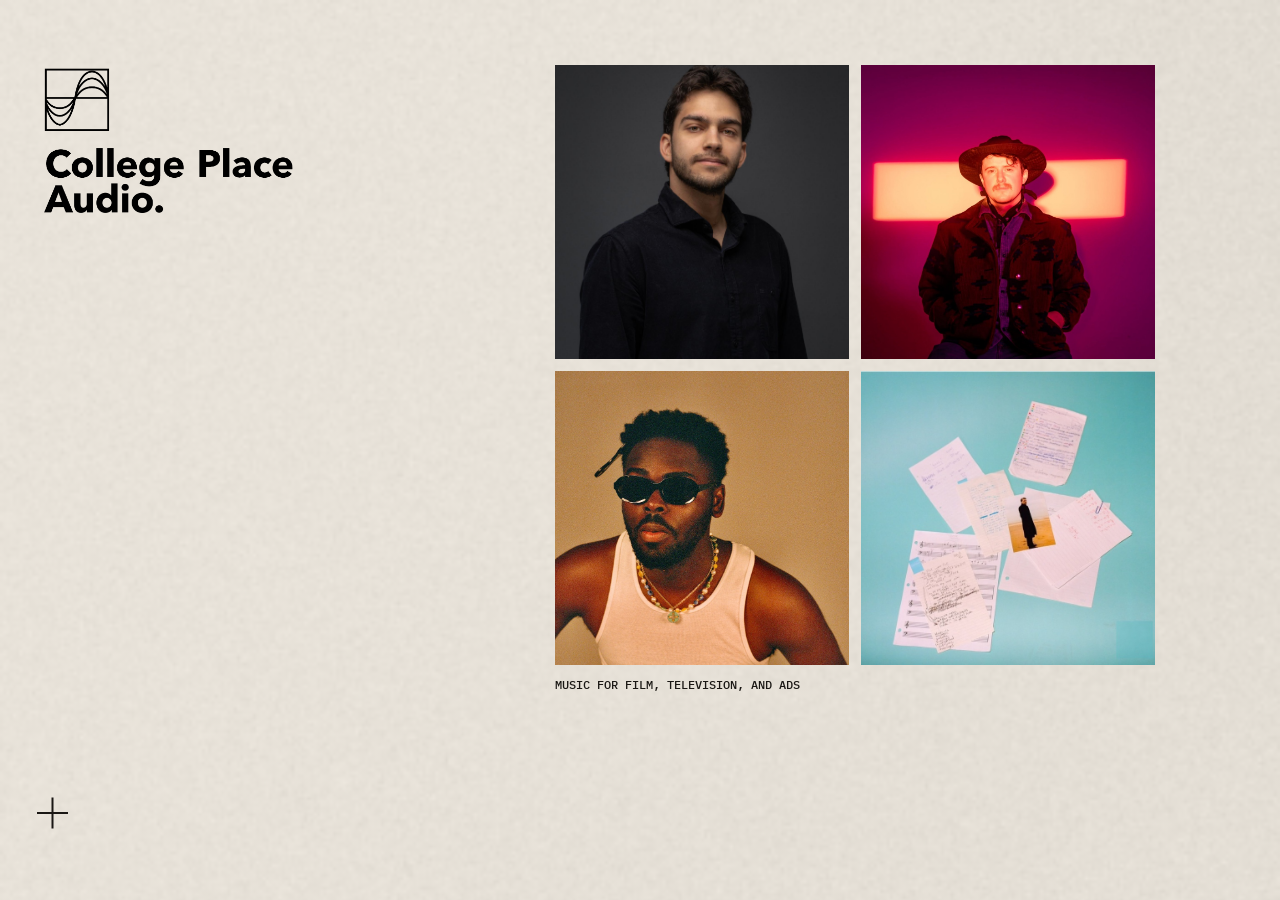
<file: index.html>
<!doctype html>
<html lang="en">
  <head>
    <meta charset="UTF-8" />
    <meta name="viewport" content="width=device-width, initial-scale=1.0" />
    <meta
      name="description"
      content="College Place Audio connects music supervisors and creative teams with meaningful music for film, television, commercials, and other media."
    />
    <title>College Place Audio</title>
    <link rel="icon" type="image/png" sizes="32x32" href="assets/favicon-32.png" />
    <link rel="apple-touch-icon" href="assets/apple-touch-icon.png" />
    <link rel="stylesheet" href="styles.css?v=20261020-crm-handoff" />
    <link rel="stylesheet" href="brand.css?v=20261111-artist-display" />
  </head>
  <body>
    <main class="landing">
      <header class="brand" aria-label="College Place Audio">
        <a class="brand__home" href="/" aria-label="Close panel and return home">
          <h1 class="brand__wordmark"><img src="assets/identity/logo-stacked-bone.png" width="1000" height="591" alt="College Place Audio." /></h1>
        </a>

        <nav class="primary-nav" id="primary-nav" aria-label="Primary navigation">
          <a href="#about">About</a>
          <a href="#work">Work</a>
          <a href="#contact">Contact</a>
        </nav>
      </header>

      <div class="feature artist-grid" aria-label="Selected artists and artwork">
        <figure class="artist-grid__tile">
          <img src="assets/artists/portrait-charcoal.jpg" width="1279" height="1600" alt="Portrait against a charcoal backdrop" />
        </figure>
        <figure class="artist-grid__tile">
          <img src="assets/artists/portrait-magenta.jpg" width="1600" height="1066" alt="Portrait in a hat under magenta light" />
        </figure>
        <figure class="artist-grid__tile">
          <img src="assets/artists/portrait-gold.jpg" width="1600" height="901" alt="Portrait with sunglasses against a golden backdrop" />
        </figure>
        <figure class="artist-grid__tile">
          <img src="assets/artists/songwriting-collage-clean.jpg" width="742" height="702" alt="Handwritten music and a photograph on turquoise paper" />
        </figure>
        <p class="artist-grid__tagline">Music for Film, Television, and Ads</p>
      </div>

      <button
        class="menu-toggle"
        type="button"
        aria-label="Open navigation"
        aria-expanded="false"
        aria-controls="primary-nav"
      >
        <span></span>
        <span></span>
      </button>
    </main>
    <button class="drawer-close" type="button" aria-label="Close drawer and return home">Close</button>

    <section
      class="content-page content-page--about page-panel"
      id="about"
      aria-labelledby="about-title"
      aria-hidden="true"
    >
      <header class="about-hero">
        <div class="about-hero__copy">
          <h2 id="about-title">Music with a story.<br />Ready for<br />the<br />picture.</h2>
          <div class="about-hero__intro">
            <p>
              College Place Audio is a sync agency and artist collective helping
              music supervisors and creative teams find meaningful music for
              film, television, commercials, and other media.
            </p>
            <p class="about-hero__locations">Internationally</p>
          </div>
        </div>
      </header>

      <section class="about-origin" aria-labelledby="about-origin-title">
        <p class="about-origin__aside">
          Four years ago<br />A garage studio<br />A back alleyway
        </p>
        <div class="about-origin__story">
          <h3 id="about-origin-title">Built close to the music.</h3>
          <p>
            College Place Audio began in a garage studio tucked into a back
            alleyway. It was a place for artists to bring unfinished ideas,
            work together, and make music and sound that meant something.
          </p>
          <p>
            Four years later, that same spirit connects studios internationally.
            The collective remains intentionally small so the company
            can know the artists, understand the work, and present it to the
            right people without losing the story behind it.
          </p>
        </div>
      </section>

      <section class="about-collective" aria-labelledby="about-collective-title">
        <div class="about-collective__heading">
          <h3 id="about-collective-title">Start with the picture.</h3>
          <p>
            Bring a brief, a rough cut, a reference track, or simply the feeling
            a scene needs. We help narrow the search to music with a point of
            view and a real artist behind it.
          </p>
        </div>

        <div class="about-collective__principles">
          <article>
            <h4>Bring us the brief.</h4>
            <p>
              Tell us about the story, tone, pace, audience, or moment you are
              trying to create. We listen to the project before reaching for the
              catalogue.
            </p>
          </article>
          <article>
            <h4>Find music that means something.</h4>
            <p>
              Explore focused selections from artists whose music carries
              context, character, and a story—not an endless folder of tracks
              without a point of view.
            </p>
          </article>
          <article>
            <h4>Move toward the placement.</h4>
            <p>
              From discovery through licensing, College Place Audio keeps the
              process direct and helps the right music reach the project it
              belongs in.
            </p>
          </article>
        </div>
      </section>

      <section class="about-artist" aria-labelledby="about-artist-title">
        <div>
          <h3 id="about-artist-title">Made with artists. Heard by the right people.</h3>
        </div>
        <div class="about-artist__copy">
          <p>
            For artists, CPA is a place to create, collaborate, and develop
            music and sound design with other artists. More importantly, it is
            a place for that work to be represented with care and showcased to
            music supervisors and teams looking for music to license.
          </p>
          <p>
            The two sides strengthen each other: supervisors discover music
            with depth and a human story; artists gain a thoughtful route from
            the studio to film, television, commercials, and other media.
          </p>
        </div>
      </section>

      <div class="about-statement" aria-label="College Place Audio philosophy">
        <p>The right music does more than fill a scene.</p>
        <p>It makes the moment heard.</p>
      </div>

      <a class="about-cta" href="mailto:brett@collegeplaceaudio.com">
        <span>Looking for music for a project?</span>
        <strong>Get in touch ↗</strong>
      </a>
    </section>


    <section
      class="work-page page-panel"
      id="work"
      aria-labelledby="work-title"
      aria-hidden="true"
    >
      <div class="work-page__header">
        <p class="eyebrow">Selected work</p>
        <h2 id="work-title">Work.</h2>
        <p>
          Selected projects across film, commercial, and television, presented
          through project stills, details, and credits.
        </p>
      </div>

      <section class="brand-reel" aria-label="Brand logo carousel">
        <div class="brand-reel__viewport" id="brand-reel-viewport" tabindex="0" role="region" aria-label="Brand logos; scroll horizontally to explore">
          <div class="brand-reel__track">
            <ul class="brand-reel__group">
              <li><img src="assets/brands/vice-tv.svg" alt="VICE TV" width="160" height="64" /></li>
              <li><img src="assets/brands/netflix.svg" alt="Netflix" width="160" height="64" /></li>
              <li><img src="assets/brands/boost-mobile.png" alt="Boost Mobile" width="160" height="64" /></li>
              <li><img src="assets/brands/hbo.svg" alt="HBO" width="128" height="64" /></li>
              <li><img src="assets/brands/vice.svg" alt="VICE" width="160" height="64" /></li>
              <li><img src="assets/brands/imagicomm.png" alt="Imagicomm Entertainment" width="170" height="80" /></li>
              <li><img src="assets/brands/showtime.svg" alt="Showtime" width="160" height="64" /></li>
            </ul>
          </div>
        </div>
      </section>

      <div class="work-grid" aria-label="Selected College Place Audio sync work">
        <article class="work-card">
          <figure class="work-card__media">
            <img
              src="assets/the-big-squeeze.jpg"
              alt="The Big Squeeze: The Inside Story of GameStop poster"
              loading="lazy"
            />
          </figure>
          <div class="work-card__body">
            <p class="work-card__type">Film · Documentary</p>
            <h3>The Big Squeeze</h3>
            <p class="work-card__summary">
              The incredible stories of those caught up in the GameStop short
              squeeze, and a cautionary tale about markets divorced from the
              real economy.
            </p>
            <dl class="work-card__credits">
              <div>
                <dt>Production</dt>
                <dd>VICE TV</dd>
              </div>
              <div>
                <dt>Featured music</dt>
                <dd>College Place Audio</dd>
              </div>
            </dl>
            <a
              class="work-card__link"
              href="https://www.vicetv.com/en_us/video/the-big-squeeze-gamestop-reddit-and-an-economic-disaster/615724854bc307420e45bb21"
              target="_blank"
              rel="noreferrer"
            >
              <span>Project source</span>
              <span>VICE TV ↗</span>
            </a>
          </div>
        </article>

        <article class="work-card">
          <figure class="work-card__media">
            <img
              src="assets/tiny-pretty-things.jpg"
              alt="Tiny Pretty Things Netflix series poster"
              loading="lazy"
            />
          </figure>
          <div class="work-card__body">
            <p class="work-card__type">Television · Drama series</p>
            <h3>Tiny Pretty Things</h3>
            <p class="work-card__summary">
              A new arrival at an elite ballet academy is pulled into a world
              of ambition, rivalry, and dangerous secrets.
            </p>
            <dl class="work-card__credits">
              <div>
                <dt>Production</dt>
                <dd>Netflix</dd>
              </div>
              <div>
                <dt>Featured music</dt>
                <dd>College Place Audio</dd>
              </div>
            </dl>
            <a
              class="work-card__link"
              href="https://www.netflix.com/title/81017308"
              target="_blank"
              rel="noreferrer"
            >
              <span>Project source</span>
              <span>Netflix ↗</span>
            </a>
          </div>
        </article>
        <article class="work-card">
          <figure class="work-card__media">
            <img
              src="assets/christmas-in-wolf-creek.jpg"
              alt="Christmas in Wolf Creek promotional artwork"
              loading="lazy"
            />
          </figure>
          <div class="work-card__body">
            <p class="work-card__type">Film · Holiday romance</p>
            <h3>Christmas in Wolf Creek</h3>
            <p class="work-card__summary">
              When a reindeer disappears before the town's Christmas play,
              Sam and Austin team up to rescue the holiday celebration
              while finding their way back to each other.
            </p>
            <dl class="work-card__credits">
              <div>
                <dt>Production</dt>
                <dd>Brain Power Studio / INSP Films</dd>
              </div>
              <div>
                <dt>Featured music</dt>
                <dd>College Place Audio</dd>
              </div>
            </dl>
            <a
              class="work-card__link"
              href="https://clients.imagicommentertainment.com/?p=2062"
              target="_blank"
              rel="noreferrer"
            >
              <span>Project source</span>
              <span>Imagicomm Entertainment ↗</span>
            </a>
          </div>
        </article>

        <article class="work-card">
          <figure class="work-card__media">
            <img
              src="assets/vice-hbo.jpg"
              alt="VICE documentary series promotional artwork with HBO logo"
              loading="lazy"
            />
          </figure>
          <div class="work-card__body">
            <p class="work-card__type">Television · Documentary series</p>
            <h3>VICE</h3>
            <p class="work-card__summary">
              The HBO documentary series follows VICE correspondents around
              the world, exploring underreported stories and the people
              at the heart of global events.
            </p>
            <dl class="work-card__credits">
              <div>
                <dt>Production</dt>
                <dd>VICE / HBO</dd>
              </div>
              <div>
                <dt>Featured music</dt>
                <dd>College Place Audio</dd>
              </div>
            </dl>
            <a
              class="work-card__link"
              href="https://www.hbomaxlapress.com/programming/series/216"
              target="_blank"
              rel="noreferrer"
            >
              <span>Project source</span>
              <span>HBO ↗</span>
            </a>
          </div>
        </article>
      </div>
    </section>

    <section
      class="content-page content-page--contact page-panel"
      id="contact"
      aria-labelledby="contact-title"
      aria-hidden="true"
    >
      <div class="content-page__header">
        <p class="eyebrow">Contact</p>
        <h2 id="contact-title">Contact.</h2>
        <p>
          For licensing, briefs, supervision, and project conversations.
        </p>
      </div>

      <div class="contact-list" aria-label="Contact placeholders">
        <a href="mailto:hello@collegeplaceaudio.com">
          <span>Email</span>
          <span>hello@collegeplaceaudio.com</span>
        </a>
        <a
          href="https://www.instagram.com/collegeplaceaudio/"
          target="_blank"
          rel="noreferrer"
        >
          <span>Instagram</span>
          <span>@collegeplaceaudio</span>
        </a>
        <a href="#work">
          <span>Catalogue</span>
          <span>Request listening links</span>
        </a>
      </div>
    </section>

    <section
      class="portal-page page-panel"
      id="portal"
      aria-labelledby="portal-title"
      aria-hidden="true"
    >
      <div class="portal-login" data-portal-login>
        <p class="eyebrow">Private</p>
        <h2 id="portal-title">Portal.</h2>
        <p>
          A quiet workspace for College Place Audio artist discovery, working
          documents, and meeting notes.
        </p>

        <button type="button" data-portal-avlen>Sign in with Avlen</button>
        <button type="button" data-portal-backup>Export existing browser backup</button>
        <p data-portal-connection role="status">Use your CPA workspace account. Existing browser data will be preserved.</p>

      </div>

      <div class="portal-app" data-portal-app hidden>
        <div class="portal-app__topbar">
          <div>
            <p class="eyebrow">College Place Audio</p>
            <h2>Portal.</h2>
          </div>
          <label class="portal-search">
            <span>Search portal</span>
            <input
              type="search"
              data-portal-search
              placeholder="Search artists, sources, documents, notes"
              autocomplete="off"
            />
          </label>
          <div class="portal-shared-actions"><button type="button" data-portal-refresh>Refresh</button>
          <button type="button" data-portal-backup>Export backup</button>
          <button type="button" data-portal-logout>Log out</button></div>
        </div>

        <p data-shared-status role="status" aria-live="polite"></p>
        <details data-shared-conflicts hidden><summary>Review conflicting edits</summary><div data-conflict-list></div></details>
        <div class="portal-layout">
          <aside class="portal-sidebar" aria-label="Portal sections">
            <button class="is-active" type="button" data-portal-view="discovery">
              Artist discovery
            </button>
            <button type="button" data-portal-view="docs">Documents</button>
            <button type="button" data-portal-view="notes">
              Meeting notes
            </button>
          </aside>

          <div class="portal-board">
            <section class="portal-section" data-portal-section="notes">
              <div class="portal-section__header">
                <h3>Meeting notes</h3>
                <button type="button" data-add-note>Add note</button>
              </div>
              <div class="portal-list" data-notes-list></div>
            </section>

            <section class="portal-section" data-portal-section="docs">
              <div class="portal-section__header">
                <h3>Documents</h3>
                <button type="button" data-add-doc>Add document</button>
                <input
                  class="portal-file-input"
                  type="file"
                  data-doc-upload
                  multiple
                  aria-label="Upload documents from computer"
                />
              </div>
              <div class="portal-list" data-docs-list></div>
            </section>

            <section class="portal-section is-active" data-portal-section="discovery">
              <div class="portal-section__header discovery-header">
                <div>
                  <p class="eyebrow">Pipeline</p>
                  <h3>Artist discovery</h3>
                </div>
                <button type="button" data-add-artist>Add artist</button>
              </div>

              <nav class="discovery-filters" aria-label="Artist status filters">
                <button
                  class="is-active"
                  type="button"
                  data-discovery-filter="needs-approval"
                  aria-pressed="true"
                >
                  <strong data-filter-count>0</strong>
                  <span>Pending</span>
                </button>
                <button type="button" data-discovery-filter="discuss" aria-pressed="false">
                  <strong data-filter-count>0</strong>
                  <span>Discuss</span>
                </button>
                <button type="button" data-discovery-filter="approved" aria-pressed="false">
                  <strong data-filter-count>0</strong>
                  <span>Approved</span>
                  <small class="discovery-filter-alert" data-approved-email-alert hidden></small>
                </button>
                <button type="button" data-discovery-filter="rejected" aria-pressed="false">
                  <strong data-filter-count>0</strong>
                  <span>Rejected</span>
                </button>
                <button type="button" data-discovery-filter="all" aria-pressed="false">
                  <strong data-filter-count>0</strong>
                  <span>All artists</span>
                </button>
              </nav>

              <div class="discovery-list" data-artists-list></div>

              <div class="portal-section__header discovery-sources-header">
                <div>
                  <p class="eyebrow">Research</p>
                  <h3>Discovery sources</h3>
                </div>
                <button type="button" data-add-source>Add source</button>
              </div>
              <div class="discovery-sources" data-sources-list></div>
            </section>
          </div>
        </div>
      </div>
    </section>

    <script src="portal-sync.js?v=20261020-shared"></script>
  <script src="script.js?v=20261111-drawer"></script>
  <script src="artist-grid.js?v=featured-links"></script>
  </body>
</html>
</file>
<file: styles.css>
:root {
  --ink: #111111;
  --paper: #f8f8f6;
  --gutter: clamp(24px, 3.2vw, 66px);
  --panel-rail: clamp(240px, 27vw, 430px);
}

* {
  box-sizing: border-box;
}

html {
  background: var(--paper);
  scroll-behavior: smooth;
}

body {
  margin: 0;
  min-width: 320px;
  color: var(--ink);
  background: var(--paper);
  font-family: "Avenir Next", Avenir, "Helvetica Neue", Arial, sans-serif;
  font-weight: 600;
  -webkit-font-smoothing: antialiased;
}

body.has-active-panel {
  overflow: hidden;
}

button,
a {
  color: inherit;
}

button,
input,
textarea {
  font: inherit;
}

[hidden] {
  display: none !important;
}

.landing {
  position: relative;
  display: grid;
  grid-template-columns: minmax(280px, 0.78fr) minmax(520px, 1.22fr);
  gap: clamp(42px, 6vw, 124px);
  min-height: 100svh;
  padding: 20px var(--gutter) 36px;
  overflow: hidden;
}

.brand {
  position: relative;
  z-index: 7;
  align-self: start;
  padding-top: clamp(26px, 3.5vw, 62px);
}

.brand__home {
  display: inline-flex;
  flex-direction: column;
  align-items: flex-start;
  text-decoration: none;
}

.brand__home:focus-visible {
  outline: 2px solid currentColor;
  outline-offset: 8px;
}

.brand__mark {
  width: clamp(64px, 6.4vw, 112px);
  height: clamp(64px, 6.4vw, 112px);
  margin-bottom: clamp(18px, 2vw, 32px);
  object-fit: cover;
  mix-blend-mode: multiply;
}

.brand h1 {
  max-width: none;
  margin: 0;
  font-size: clamp(43px, 3.85vw, 76px);
  font-weight: 600;
  letter-spacing: -0.075em;
  line-height: 0.84;
}

.brand h1 span {
  display: block;
}

.primary-nav {
  display: flex;
  flex-direction: column;
  align-items: flex-start;
  gap: clamp(7px, 0.9vw, 14px);
  max-height: 0;
  margin-top: 0;
  overflow: hidden;
  opacity: 0;
  transform: translateY(-10px);
  visibility: hidden;
  transition:
    max-height 500ms cubic-bezier(0.2, 0.75, 0.25, 1),
    margin-top 500ms cubic-bezier(0.2, 0.75, 0.25, 1),
    opacity 280ms ease,
    transform 500ms cubic-bezier(0.2, 0.75, 0.25, 1),
    visibility 500ms;
}

.primary-nav.is-open {
  max-height: 220px;
  margin-top: clamp(26px, 3vw, 44px);
  opacity: 1;
  transform: translateY(0);
  visibility: visible;
}

.primary-nav a {
  font-size: clamp(22px, 2vw, 36px);
  font-weight: 600;
  letter-spacing: -0.045em;
  line-height: 1.12;
  text-decoration: none;
}

.primary-nav a:hover,
.primary-nav a:focus-visible {
  text-decoration: underline;
  text-decoration-thickness: 2px;
  text-underline-offset: 4px;
}

.feature {
  width: min(100%, calc(80svh - 80px), 950px);
  margin: 0;
  justify-self: start;
}

.feature__frame {
  position: relative;
  width: 100%;
  aspect-ratio: 4 / 5;
  overflow: hidden;
  background: #e4e2dc;
}

.feature__frame img {
  width: 100%;
  height: 100%;
  object-fit: cover;
  object-position: center top;
  filter: saturate(0.72) contrast(0.96);
  transition: transform 1.1s cubic-bezier(0.2, 0.75, 0.25, 1), filter 0.8s ease;
}

.feature__frame:hover img {
  transform: scale(1.012);
  filter: saturate(0.9) contrast(0.98);
}

.feature figcaption {
  padding-top: 7px;
  font-size: 13px;
  font-weight: 600;
  line-height: 1.1;
  text-transform: uppercase;
}

.page-panel {
  position: fixed;
  inset: 0 0 0 auto;
  z-index: 4;
  width: calc(100vw - var(--panel-rail));
  height: 100svh;
  padding: clamp(42px, 5vw, 86px) var(--gutter) clamp(56px, 7vw, 112px);
  overflow-y: auto;
  border-top: 1px solid rgba(17, 17, 17, 0.2);
  border-left: 1px solid rgba(17, 17, 17, 0.18);
  background: var(--paper);
  box-shadow: -24px 0 80px rgba(17, 17, 17, 0.12);
  opacity: 0;
  pointer-events: none;
  transform: translateX(100%);
  visibility: hidden;
  transition:
    transform 650ms cubic-bezier(0.2, 0.75, 0.25, 1),
    opacity 300ms ease,
    visibility 650ms;
}

.page-panel.is-active {
  opacity: 1;
  pointer-events: auto;
  transform: translateX(0);
  visibility: visible;
}

.content-page,
.work-page {
  padding: clamp(42px, 5vw, 86px) var(--gutter) clamp(56px, 7vw, 112px);
  border-top: 1px solid rgba(17, 17, 17, 0.2);
}

.content-page {
  min-height: 100svh;
}

.content-page--contact {
  min-height: 100svh;
}

.content-page__header,
.work-page__header {
  display: grid;
  grid-template-columns: minmax(220px, 0.45fr) minmax(320px, 1fr);
  column-gap: clamp(34px, 6vw, 110px);
  row-gap: 18px;
  margin-bottom: clamp(34px, 5vw, 72px);
}

.eyebrow {
  margin: 0;
  font-size: clamp(14px, 1.1vw, 18px);
  line-height: 1;
  text-transform: uppercase;
}

.content-page h2,
.work-page h2 {
  grid-column: 2;
  margin: 0;
  font-size: clamp(76px, 13vw, 220px);
  font-weight: 600;
  letter-spacing: -0.085em;
  line-height: 0.8;
}

.content-page__header > p:last-child,
.work-page__header > p:last-child {
  grid-column: 2;
  max-width: 620px;
  margin: 0;
  font-size: clamp(18px, 1.65vw, 30px);
  letter-spacing: -0.045em;
  line-height: 0.98;
}

.content-page--about {
  padding-top: clamp(28px, 3vw, 54px);
}

.about-hero {
  display: grid;
  align-items: end;
  min-height: min(700px, calc(100svh - 110px));
  padding-bottom: clamp(52px, 7vw, 112px);
}

.about-hero__copy {
  display: grid;
  grid-template-columns: minmax(0, 1fr);
  gap: 0;
  align-items: end;
  width: 100%;
}

.about-hero__copy h2 {
  grid-column: 1;
  width: 88%;
  max-width: 8.4em;
  margin: 0 0 0 auto;
  text-align: right;
  font-size: clamp(58px, 7vw, 96px);
  font-weight: 600;
  letter-spacing: -0.04em;
  line-height: 0.86;
  text-wrap: balance;
}

.about-hero__intro {
  width: 44%;
  margin-top: -20px;
  margin-left: clamp(24px, 3vw, 48px);
}

.about-hero__intro > p:first-child {
  max-width: 34ch;
  margin: 0;
  font-size: clamp(20px, 1.5vw, 26px);
  font-weight: 500;
  letter-spacing: -0.02em;
  line-height: 1.3;
}

.about-hero__locations {
  margin: 32px 0 0;
  padding-top: 12px;
  border-top: 1px solid currentColor;
  font-size: 12px;
  line-height: 1;
  text-transform: uppercase;
  letter-spacing: 0.06em;
}

.about-origin {
  display: grid;
  grid-template-columns: minmax(170px, 0.35fr) minmax(340px, 1fr);
  gap: clamp(34px, 6vw, 110px);
  padding: clamp(54px, 7vw, 112px) 0;
  border-top: 2px solid currentColor;
}

.about-origin__aside {
  margin: 0;
  font-size: 13px;
  line-height: 1.25;
  text-transform: uppercase;
}

.about-origin__story h3,
.about-collective h3 {
  max-width: 11ch;
  margin: 0;
  font-size: clamp(44px, 6vw, 88px);
  font-weight: 600;
  letter-spacing: -0.04em;
  line-height: 0.88;
  text-wrap: balance;
}

.about-origin__story > p {
  max-width: 62ch;
  margin: clamp(28px, 3vw, 46px) 0 0;
  font-size: clamp(18px, 1.55vw, 26px);
  letter-spacing: -0.025em;
  line-height: 1.12;
}

.about-origin__story > p + p {
  margin-top: 1em;
}

.about-collective {
  padding: clamp(54px, 7vw, 112px) 0;
  border-top: 2px solid currentColor;
}

.about-collective__heading {
  display: grid;
  grid-template-columns: minmax(340px, 1fr) minmax(240px, 0.56fr);
  gap: clamp(34px, 6vw, 110px);
  align-items: end;
  margin-bottom: clamp(52px, 7vw, 108px);
}

.about-collective__heading > p {
  max-width: 38ch;
  margin: 0;
  font-size: clamp(18px, 1.4vw, 24px);
  letter-spacing: -0.025em;
  line-height: 1.12;
}

.about-collective__principles {
  margin-left: min(18vw, 260px);
  border-bottom: 1px solid currentColor;
}

.about-collective__principles article {
  display: grid;
  grid-template-columns: minmax(200px, 0.55fr) minmax(300px, 1fr);
  gap: clamp(24px, 4vw, 70px);
  padding: clamp(24px, 3vw, 42px) 0;
  border-top: 1px solid currentColor;
}

.about-collective__principles h4 {
  margin: 0;
  font-size: clamp(22px, 2vw, 32px);
  font-weight: 600;
  letter-spacing: -0.03em;
  line-height: 1;
}

.about-collective__principles p {
  max-width: 58ch;
  margin: 0;
  font-size: clamp(16px, 1.1vw, 19px);
  letter-spacing: -0.02em;
  line-height: 1.18;
}

.about-artist {
  display: grid;
  grid-template-columns: minmax(340px, 1fr) minmax(300px, 0.78fr);
  gap: clamp(34px, 6vw, 110px);
  padding: clamp(54px, 7vw, 112px) 0;
  border-top: 2px solid currentColor;
}

.about-artist h3 {
  max-width: 11ch;
  margin: 0;
  font-size: clamp(44px, 6vw, 88px);
  font-weight: 600;
  letter-spacing: -0.04em;
  line-height: 0.88;
  text-wrap: balance;
}

.about-artist__copy {
  align-self: end;
}

.about-artist__copy p {
  max-width: 58ch;
  margin: 0;
  font-size: clamp(18px, 1.45vw, 24px);
  letter-spacing: -0.025em;
  line-height: 1.12;
}

.about-artist__copy p + p {
  margin-top: 1em;
}

.about-statement {
  padding: clamp(64px, 9vw, 148px) 0;
  border-top: 2px solid currentColor;
}

.about-statement p {
  max-width: 13ch;
  margin: 0;
  font-size: clamp(48px, 7vw, 96px);
  letter-spacing: -0.04em;
  line-height: 0.88;
}

.about-statement p:last-child {
  max-width: 16ch;
  margin: clamp(44px, 6vw, 88px) 0 0 auto;
  text-align: right;
}

.about-cta {
  display: flex;
  align-items: center;
  justify-content: space-between;
  gap: 28px;
  padding: clamp(20px, 2.4vw, 34px) 0;
  border-top: 2px solid currentColor;
  border-bottom: 2px solid currentColor;
  text-decoration: none;
}

.about-cta span {
  font-size: clamp(15px, 1.15vw, 19px);
  line-height: 1;
}

.about-cta strong {
  font-size: clamp(28px, 3vw, 44px);
  font-weight: 600;
  letter-spacing: -0.04em;
  line-height: 0.9;
}

.about-cta:hover,
.about-cta:focus-visible {
  padding-right: 18px;
  padding-left: 18px;
  background: var(--ink);
  color: var(--paper);
  outline: 0;
}

.contact-list {
  display: grid;
  grid-template-columns: minmax(220px, 0.45fr) minmax(320px, 1fr);
  column-gap: clamp(34px, 6vw, 110px);
}

.contact-list a {
  grid-column: 2;
  display: grid;
  grid-template-columns: minmax(110px, 0.35fr) minmax(0, 1fr);
  gap: 20px;
  padding: 18px 0 16px;
  border-top: 2px solid currentColor;
  font-size: clamp(20px, 2vw, 38px);
  letter-spacing: -0.06em;
  line-height: 0.92;
  text-decoration: none;
}

.contact-list a:last-child {
  border-bottom: 2px solid currentColor;
}

.contact-list a:hover,
.contact-list a:focus-visible {
  background: var(--ink);
  color: var(--paper);
  outline: 0;
}

.contact-list span:first-child {
  font-size: clamp(13px, 1vw, 16px);
  letter-spacing: -0.02em;
  line-height: 1;
  text-transform: uppercase;
}

.work-grid {
  max-width: 1280px;
}

.brand-reel {
  max-width: 1280px;
  min-width: 0;
  margin: 0;
  padding-block: clamp(24px, 3vw, 44px);
  border-top: 2px solid var(--ink);
}

.brand-reel__viewport:focus-visible { outline: 2px solid var(--ink); outline-offset: -2px; }
.brand-reel__viewport { overflow-x: auto; scrollbar-width: none; }
.brand-reel__viewport::-webkit-scrollbar { display: none; }
.brand-reel__track { display: flex; }
.brand-reel__group {
  display: flex;
  flex-shrink: 0;
  min-width: 100%;
  list-style: none;
  padding: 0;
  margin: 0;
}
.brand-reel__group li {
  display: grid;
  place-items: center;
  flex: 1 0 190px;
  padding: 20px 24px;
}
.brand-reel__group img { display: block; max-width: 100%; height: 56px; object-fit: contain; }
.brand-reel__group img[src$="imagicomm.png"] { filter: brightness(0); }
@media (max-width: 600px) {
  .brand-reel__group li { flex-basis: 170px; padding: 16px 20px; }
}

.work-card {
  display: grid;
  grid-template-columns: minmax(260px, 0.72fr) minmax(340px, 1fr);
  gap: clamp(28px, 4vw, 72px);
  padding-top: 48px;
  border-top: 2px solid currentColor;
}

.work-card + .work-card {
  margin-top: clamp(64px, 8vw, 120px);
}

.work-card__media {
  aspect-ratio: 1 / 1;
  margin: 0;
  overflow: hidden;
  background: #111111;
}

.work-card__media img {
  display: block;
  width: 100%;
  height: 100%;
  object-fit: cover;
}

.work-card__media img[src$="the-big-squeeze.jpg"] {
  object-position: center top;
}

.work-card__media img[src$="tiny-pretty-things.jpg"] {
  object-position: center 42%;
}

.work-card__media img[src$="vice-hbo.jpg"] {
  object-fit: contain;
}

.work-card__body {
  display: flex;
  flex: 1;
  flex-direction: column;
  padding-top: 18px;
}

.work-card__type {
  margin: 0 0 24px;
  font-size: 13px;
  line-height: 1;
  text-transform: uppercase;
}

.work-card h3 {
  margin: 0;
  font-size: clamp(46px, 5vw, 88px);
  font-weight: 600;
  letter-spacing: -0.075em;
  line-height: 0.84;
}

.work-card__summary {
  max-width: 34ch;
  margin: 18px 0 28px;
  font-size: clamp(15px, 1.1vw, 19px);
  letter-spacing: -0.035em;
  line-height: 1.05;
}

.work-card__credits {
  margin: 0 0 28px;
}

.work-card__credits div,
.work-card__link {
  display: flex;
  justify-content: space-between;
  gap: 14px;
  padding: 12px 0 10px;
  border-top: 1px solid currentColor;
  font-size: 14px;
  line-height: 1;
}

.work-card__credits div:last-child,
.work-card__link {
  border-bottom: 1px solid currentColor;
}

.work-card__credits dt,
.work-card__credits dd {
  margin: 0;
}

.work-card__credits dt,
.work-card__link {
  text-transform: uppercase;
}

.work-card__link {
  margin-top: auto;
  text-decoration: none;
}

.work-card__link:hover,
.work-card__link:focus-visible {
  background: var(--ink);
  color: var(--paper);
  outline: 0;
}

.portal-page {
  z-index: 6;
}

.portal-login {
  display: grid;
  min-height: calc(100svh - clamp(84px, 10vw, 172px));
  align-content: center;
  gap: 0;
}

.portal-login .eyebrow {
  margin-bottom: clamp(14px, 1.6vw, 28px);
}

.portal-login h2,
.portal-app h2 {
  margin: 0;
  font-weight: 600;
  letter-spacing: -0.085em;
  line-height: 0.78;
}

.portal-login h2 {
  max-width: 5ch;
  font-size: clamp(92px, 15vw, 240px);
}

.portal-app h2 {
  max-width: 8ch;
  font-size: clamp(76px, 12vw, 190px);
}

.portal-login > p:not(.eyebrow) {
  max-width: 640px;
  margin: clamp(26px, 3vw, 48px) 0 0;
  font-size: clamp(18px, 1.45vw, 28px);
  letter-spacing: -0.045em;
  line-height: 1;
}

.portal-login__form {
  display: grid;
  gap: 12px;
  max-width: 640px;
  margin-top: clamp(38px, 4.4vw, 74px);
  padding-top: clamp(24px, 3vw, 44px);
  border-top: 2px solid currentColor;
}

.portal-login__form label {
  font-size: 13px;
  line-height: 1;
  text-transform: uppercase;
}

.portal-login__form div {
  display: flex;
  gap: 10px;
}

.portal-login__form input,
.portal-login__form button,
.portal-app button {
  border: 1px solid currentColor;
  border-radius: 0;
  background: transparent;
}

.portal-login__form input {
  min-width: 0;
  flex: 1;
  padding: 13px 14px 11px;
}

.portal-login__form button,
.portal-app button {
  padding: 13px 16px 11px;
  cursor: pointer;
}

.portal-login__form button:hover,
.portal-login__form button:focus-visible,
.portal-app button:hover,
.portal-app button:focus-visible {
  background: var(--ink);
  color: var(--paper);
  outline: 0;
}

.portal-login__error {
  min-height: 1.1em;
  margin: 0;
  font-size: 13px;
  line-height: 1;
}

.portal-app__topbar {
  display: grid;
  grid-template-columns: minmax(300px, 0.75fr) minmax(320px, 1fr) auto;
  align-items: end;
  gap: clamp(28px, 4vw, 70px);
  margin-bottom: clamp(34px, 5vw, 72px);
  padding-bottom: 18px;
  border-bottom: 2px solid currentColor;
}

.portal-app__topbar > button {
  align-self: start;
}

.portal-app__topbar .eyebrow {
  margin-bottom: clamp(20px, 2.2vw, 38px);
}

.portal-layout {
  display: grid;
  grid-template-columns: minmax(160px, 0.28fr) minmax(0, 1fr);
  gap: clamp(26px, 4vw, 72px);
}

.portal-sidebar {
  display: flex;
  flex-direction: column;
  gap: 10px;
}

.portal-sidebar button {
  width: 100%;
  padding: 12px 0 10px;
  border-width: 0 0 1px;
  text-align: left;
}

.portal-sidebar button.is-active {
  background: var(--ink);
  color: var(--paper);
  padding-left: 10px;
}

.portal-board {
  min-width: 0;
  container-type: inline-size;
}

.portal-search {
  display: grid;
  gap: 10px;
  min-width: 0;
  margin: 0 0 2px;
}

.portal-search span {
  font-size: 13px;
  line-height: 1;
  text-transform: uppercase;
}

.portal-search input {
  width: 100%;
  padding: 13px 0 11px;
  border: 0;
  border-bottom: 2px solid currentColor;
  border-radius: 0;
  background: transparent;
  color: inherit;
  font-size: clamp(18px, 1.8vw, 30px);
  font-weight: 600;
  letter-spacing: -0.06em;
  line-height: 1;
}

.portal-search input:focus-visible {
  outline: 0;
  border-bottom-style: dashed;
}

.portal-section {
  display: none;
}

.portal-section.is-active {
  display: block;
}

.portal-section__header {
  display: flex;
  align-items: baseline;
  justify-content: space-between;
  gap: 18px;
  margin-bottom: 18px;
}

.portal-file-input {
  position: absolute;
  width: 1px;
  height: 1px;
  overflow: hidden;
  opacity: 0;
  pointer-events: none;
}

.portal-section h3 {
  margin: 0;
  font-size: clamp(34px, 4vw, 72px);
  font-weight: 600;
  letter-spacing: -0.075em;
  line-height: 0.86;
}

.portal-list {
  display: grid;
  gap: 12px;
}

.portal-item {
  display: grid;
  gap: 10px;
  padding: 16px 0;
  border-top: 1px solid currentColor;
}

.portal-item:last-child {
  border-bottom: 1px solid currentColor;
}

.portal-item input,
.portal-item textarea {
  width: 100%;
  border: 0;
  border-radius: 0;
  background: transparent;
  color: inherit;
}

.portal-item input {
  font-size: clamp(22px, 2.4vw, 42px);
  font-weight: 600;
  letter-spacing: -0.06em;
  line-height: 0.92;
}

.portal-item textarea {
  min-height: 94px;
  resize: vertical;
  font-size: clamp(15px, 1.1vw, 18px);
  font-weight: 600;
  letter-spacing: -0.035em;
  line-height: 1.1;
}

.portal-file {
  display: flex;
  justify-content: space-between;
  gap: 16px;
  padding: 12px 0 10px;
  border-top: 1px solid rgba(17, 17, 17, 0.35);
  border-bottom: 1px solid rgba(17, 17, 17, 0.35);
  font-size: 13px;
  line-height: 1;
  text-decoration: none;
  text-transform: uppercase;
}

.portal-file:hover,
.portal-file:focus-visible {
  background: var(--ink);
  color: var(--paper);
  outline: 0;
}

.portal-item__meta {
  display: flex;
  justify-content: space-between;
  gap: 16px;
  font-size: 12px;
  line-height: 1;
  text-transform: uppercase;
}

.portal-item__meta button {
  padding: 0;
  border: 0;
  text-decoration: underline;
  text-underline-offset: 3px;
}

.portal-empty {
  padding: 20px 0;
  border-top: 1px solid currentColor;
  font-size: clamp(18px, 1.5vw, 28px);
  letter-spacing: -0.045em;
  line-height: 1;
}

.discovery-header .eyebrow,
.discovery-sources-header .eyebrow {
  margin-bottom: 12px;
}

.discovery-filters {
  display: grid;
  grid-template-columns: repeat(5, minmax(0, 1fr));
  gap: 0;
  margin-bottom: clamp(28px, 4vw, 54px);
  border-top: 2px solid currentColor;
  border-bottom: 1px solid currentColor;
}

.discovery-filters button {
  position: relative;
  display: grid;
  min-width: 0;
  min-height: 84px;
  gap: 7px;
  align-content: center;
  justify-items: start;
  padding: 15px 14px 13px;
  border: 0;
  border-right: 1px solid rgba(17, 17, 17, 0.38);
  text-align: left;
  text-transform: uppercase;
}

.discovery-filters button:last-child {
  border-right: 0;
}

.discovery-filters strong {
  font-size: clamp(26px, 3vw, 48px);
  font-weight: 600;
  letter-spacing: -0.055em;
  line-height: 0.8;
}

.discovery-filters span {
  font-size: 11px;
  letter-spacing: 0.02em;
  line-height: 1;
}

.discovery-filters button.is-active {
  background: var(--ink, #111);
  color: var(--paper, #f1eee7);
}

.discovery-filters .discovery-filter-alert {
  position: absolute;
  top: 10px;
  right: 10px;
  display: grid;
  min-width: 22px;
  height: 22px;
  padding: 0 6px;
  place-items: center;
  border-radius: 999px;
  background: #ed8b00;
  color: #111;
  font-size: 11px;
  font-weight: 700;
  letter-spacing: 0;
  line-height: 1;
}

.discovery-filters .discovery-filter-alert[hidden] {
  display: none;
}

.discovery-field > span,
.discovery-votes label > span,
.discovery-notes label > span {
  font-size: 11px;
  line-height: 1;
  text-transform: uppercase;
}

.discovery-list {
  display: grid;
  gap: 18px;
}

.discovery-card {
  position: relative;
  padding: clamp(16px, 2vw, 26px);
  border: 1px solid rgba(17, 17, 17, 0.12);
  border-radius: 14px;
  background: rgba(255, 255, 255, 0.18);
  box-shadow: 0 18px 50px rgba(17, 17, 17, 0.07);
}

.discovery-card__hero {
  display: grid;
  grid-template-columns: clamp(180px, 23vw, 278px) minmax(0, 1fr);
  gap: clamp(18px, 2.4vw, 32px);
  align-items: stretch;
  margin-bottom: 0;
}

.discovery-card__menu {
  position: absolute;
  top: clamp(18px, 2vw, 26px);
  right: clamp(16px, 2vw, 26px);
  z-index: 2;
}

.discovery-card__menu summary {
  cursor: pointer;
  font-size: 24px;
  line-height: 1;
  list-style: none;
}

.discovery-card__menu summary::-webkit-details-marker {
  display: none;
}

.discovery-card__menu button {
  position: absolute;
  top: 28px;
  right: 0;
  width: max-content;
  padding: 9px 11px 8px;
  background: var(--paper);
  box-shadow: 0 8px 24px rgba(17, 17, 17, 0.12);
  font-size: 10px;
  text-transform: uppercase;
}

.discovery-card__details > summary {
  display: flex;
  min-height: 38px;
  align-items: center;
  justify-content: flex-end;
  gap: 10px;
  padding-top: 11px;
  border-top: 1px solid rgba(17, 17, 17, 0.18);
  cursor: pointer;
  font-size: 10px;
  letter-spacing: 0.08em;
  list-style: none;
  text-transform: uppercase;
}

.discovery-card__details > summary::-webkit-details-marker {
  display: none;
}

.discovery-card__details > summary::before {
  order: 2;
  content: '↓';
  font-size: 15px;
  line-height: 1;
}

.discovery-card__details[open] > summary::before {
  content: '↑';
}

.discovery-card__details-hide,
.discovery-card__details[open] .discovery-card__details-show {
  display: none;
}

.discovery-card__details[open] .discovery-card__details-hide {
  display: inline;
}

.discovery-card__details-content {
  padding-top: 12px;
}

.discovery-artwork {
  position: relative;
  display: grid;
  width: 100%;
  aspect-ratio: 1;
  place-items: center;
  overflow: hidden;
  border: 0;
  border-radius: 8px;
  background: var(--ink);
  color: var(--paper);
  text-decoration: none;
}

.discovery-artwork::after {
  position: absolute;
  right: 8px;
  bottom: 7px;
  z-index: 1;
  content: '↗';
  font-size: 14px;
  line-height: 1;
  mix-blend-mode: difference;
}

.discovery-artwork span {
  font-size: clamp(24px, 4vw, 46px);
  font-weight: 600;
  letter-spacing: -0.055em;
}

.discovery-artwork img {
  width: 100%;
  height: 100%;
  object-fit: cover;
  transition: transform 220ms ease, filter 220ms ease;
}

.discovery-artwork:hover img,
.discovery-artwork:focus-visible img {
  filter: saturate(1.1) contrast(1.04);
  transform: scale(1.025);
}

.discovery-artwork--empty::after {
  content: none;
}

.discovery-card__hero-copy {
  display: flex;
  min-width: 0;
  flex-direction: column;
  padding-left: clamp(18px, 2.2vw, 32px);
  border-left: 1px solid rgba(17, 17, 17, 0.16);
}

.discovery-card__type {
  align-self: flex-start;
  padding: 5px 8px 4px;
  background: rgba(17, 17, 17, 0.08);
  font-size: 10px;
  font-weight: 600;
  line-height: 1;
  text-transform: uppercase;
}

.discovery-card__kicker {
  display: flex;
  align-items: flex-start;
  justify-content: space-between;
  gap: 14px;
  margin-bottom: 16px;
  padding-right: 42px;
}

.discovery-card__top {
  display: block;
}

.discovery-statuses {
  display: grid;
  flex: 0 0 auto;
  gap: 7px;
  justify-items: end;
}

.discovery-spotify-player {
  overflow: hidden;
  margin: 0 0 14px;
  border-radius: 12px;
  background: #171717;
}

.discovery-spotify-player iframe {
  display: block;
  width: 100%;
  border: 0;
}

.discovery-card input,
.discovery-card textarea,
.discovery-card select,
.discovery-source input,
.discovery-source textarea {
  width: 100%;
  min-width: 0;
  border: 0;
  border-bottom: 1px solid rgba(17, 17, 17, 0.45);
  border-radius: 0;
  background: transparent;
  color: inherit;
}

.discovery-card input:focus-visible,
.discovery-card textarea:focus-visible,
.discovery-card select:focus-visible,
.discovery-source input:focus-visible,
.discovery-source textarea:focus-visible {
  outline: 0;
  border-bottom: 2px dashed currentColor;
}

.discovery-card input.discovery-card__name {
  padding: 0 0 7px;
  border-bottom: 0;
  font-size: clamp(34px, 4.2vw, 70px);
  font-weight: 600;
  letter-spacing: -0.065em;
  line-height: 0.9;
}

.discovery-status {
  display: inline-flex;
  min-width: 154px;
  align-items: center;
  gap: 9px;
  padding: 10px 14px 9px;
  border: 1px solid currentColor;
  font-size: 11px;
  line-height: 1;
  text-transform: uppercase;
}

.discovery-email-badge {
  display: inline-flex;
  min-width: 154px;
  padding: 10px 14px 9px;
  border: 1px dashed currentColor;
  font-size: 11px;
  line-height: 1;
  text-transform: uppercase;
}

.discovery-email-badge.is-emailed {
  border-style: solid;
  background: var(--ink);
  color: var(--paper);
}

.discovery-email-notice {
  display: flex;
  align-items: center;
  gap: 12px;
  padding: 8px 0 15px;
  border-bottom: 1px solid rgba(17, 17, 17, 0.2);
  font-size: 12px;
  letter-spacing: 0.12em;
  text-transform: uppercase;
}

.discovery-email-notice button {
  display: grid;
  width: 30px;
  height: 30px;
  padding: 0 1px 2px 0;
  place-items: center;
  border: 0;
  border-radius: 50%;
  background: rgba(17, 17, 17, 0.05);
  color: inherit;
  font-size: 26px;
  line-height: 1;
}

.discovery-email-notice i {
  margin-left: auto;
  font-size: 25px;
  font-style: normal;
  letter-spacing: 0;
}

.discovery-email-notice strong {
  font-size: 30px;
  letter-spacing: -0.05em;
  line-height: 0.8;
}

.discovery-email-notice.is-complete {
  color: #315b34;
}

.discovery-status--approved {
  border-color: #9eb69b;
  background: #edf3e9;
  color: #174c1d;
}

.discovery-status--approved::before {
  display: grid;
  width: 17px;
  height: 17px;
  place-items: center;
  border-radius: 50%;
  background: #155c20;
  color: white;
  content: '✓';
  font-size: 11px;
}

.discovery-status--rejected {
  text-decoration: line-through;
}

.discovery-status--needs-discussion {
  border-color: #e89a40;
  background: #fff5e9;
  color: #7a3d00;
}

.discovery-links,
.discovery-fields,
.discovery-votes {
  display: grid;
  grid-template-columns: repeat(3, minmax(0, 1fr));
  gap: 14px;
  margin-top: 18px;
}

.discovery-fields.discovery-fields--identity {
  grid-template-columns: repeat(4, minmax(0, 1fr));
  margin-top: auto;
  padding-top: 18px;
  border-top: 1px solid rgba(17, 17, 17, 0.18);
}

.discovery-fields--identity .discovery-field {
  padding-left: 16px;
  border-left: 1px solid rgba(17, 17, 17, 0.16);
}

.discovery-fields--identity .discovery-field:first-child {
  padding-left: 0;
  border-left: 0;
}

.discovery-fields--identity input {
  border-bottom: 0;
}

.discovery-fields {
  grid-template-columns: repeat(4, minmax(0, 1fr));
}

.discovery-fields--contact {
  grid-template-columns: minmax(100px, 0.3fr) minmax(240px, 1fr);
}

.discovery-fields--approved-contact {
  grid-template-columns: minmax(100px, 0.28fr) minmax(240px, 1fr) minmax(150px, 0.5fr);
}

.discovery-links {
  margin-top: 0;
  margin-bottom: 14px;
}

.discovery-links .discovery-field {
  display: grid;
  grid-template-columns: 42px minmax(0, 1fr) auto;
  gap: 0 12px;
  min-height: 70px;
  align-items: center;
  padding: 10px 16px;
  border: 1px solid rgba(17, 17, 17, 0.18);
  border-radius: 10px;
  background: rgba(255, 255, 255, 0.42);
  box-shadow: 0 8px 24px rgba(17, 17, 17, 0.045);
}

.discovery-link-icon {
  display: grid;
  width: 38px;
  height: 38px;
  grid-row: 1;
  place-items: center;
  border-radius: 50%;
  background: #111;
  color: white;
  font-size: 10px;
  font-weight: 700;
}

.discovery-link-icon svg {
  width: 24px;
  height: 24px;
  fill: currentColor;
}

.discovery-field--soundcloud .discovery-link-icon {
  background: #f45b18;
}

.discovery-field--soundcloud .discovery-link-icon svg {
  width: 25px;
  height: 25px;
}

.discovery-field--source .discovery-link-icon {
  border: 1px solid rgba(17, 17, 17, 0.2);
  background: transparent;
  color: #111;
  font-size: 18px;
}

.discovery-link-copy {
  display: grid;
  min-width: 0;
  align-content: center;
  text-transform: none;
}

.discovery-link-copy a {
  display: grid;
  min-width: 0;
  color: inherit;
  text-decoration: none;
}

.discovery-link-copy a:hover strong,
.discovery-link-copy a:focus-visible strong {
  text-decoration: underline;
  text-underline-offset: 3px;
}

.discovery-link-copy strong {
  overflow: hidden;
  font-size: 13px;
  text-overflow: ellipsis;
  white-space: nowrap;
}

.discovery-link-copy small {
  overflow: hidden;
  color: rgba(17, 17, 17, 0.6);
  font-size: 10px;
  text-overflow: ellipsis;
  text-transform: none;
  white-space: nowrap;
}

.discovery-link-editor {
  align-self: center;
}

.discovery-link-editor summary {
  cursor: pointer;
  font-size: 9px;
  line-height: 1;
  list-style: none;
  text-decoration: underline;
  text-underline-offset: 3px;
  text-transform: uppercase;
}

.discovery-link-editor summary::-webkit-details-marker {
  display: none;
}

.discovery-link-editor[open] {
  display: grid;
  grid-column: 1 / -1;
  grid-template-columns: 1fr;
  gap: 7px;
  width: 100%;
  margin-top: 10px;
}

.discovery-link-editor[open] summary {
  justify-self: end;
}

.discovery-link-editor input {
  padding: 7px 0 5px;
  font-size: 11px;
  font-weight: 600;
}

.discovery-panel {
  margin-top: 10px;
  padding: 15px 18px 16px;
  border: 1px solid rgba(17, 17, 17, 0.18);
  border-radius: 11px;
  background: rgba(255, 255, 255, 0.4);
  box-shadow: 0 8px 26px rgba(17, 17, 17, 0.04);
}

.discovery-panel__header {
  display: flex;
  align-items: baseline;
  justify-content: space-between;
  gap: 18px;
  padding-bottom: 12px;
  border-bottom: 1px solid rgba(17, 17, 17, 0.16);
}

.discovery-panel__header h4 {
  margin: 0;
  font-size: 16px;
  letter-spacing: 0.08em;
  line-height: 1;
  text-transform: uppercase;
}

.discovery-panel__header span {
  font-size: 10px;
  line-height: 1;
}

.discovery-panel__header span::after {
  margin-left: 20px;
  content: '⌄';
  font-size: 15px;
}

.discovery-field,
.discovery-votes label,
.discovery-notes label {
  display: grid;
  gap: 8px;
  min-width: 0;
}

.discovery-field input,
.discovery-field select,
.discovery-votes select {
  padding: 9px 0 8px;
  font-size: 14px;
  font-weight: 600;
}

.discovery-link-row {
  display: flex;
  align-items: end;
  gap: 8px;
  min-width: 0;
}

.discovery-link-row a {
  flex: 0 0 auto;
  padding: 9px 0 8px;
  font-size: 11px;
  line-height: 1;
  text-transform: uppercase;
}

.discovery-votes {
  margin-top: 12px;
  padding: 0;
  border: 0;
}

.discovery-votes label {
  position: relative;
  padding: 0 14px;
  border: 0;
  border-left: 1px solid rgba(17, 17, 17, 0.12);
}

.discovery-votes label:first-child {
  padding-left: 0;
  border-left: 0;
}

.discovery-votes label:last-child {
  padding-right: 0;
}

.discovery-vote--approve select {
  padding-right: 64px;
  border: 1px solid #c1d1bc;
  border-radius: 7px;
  background: #f0f4ec;
}

.discovery-vote--approve::after {
  position: absolute;
  right: 42px;
  bottom: 10px;
  display: grid;
  width: 17px;
  height: 17px;
  place-items: center;
  border-radius: 50%;
  background: #155c20;
  color: white;
  content: '✓';
  font-size: 11px;
  pointer-events: none;
}

.discovery-vote--discuss select {
  border: 1px solid #d8a84b;
  border-radius: 7px;
  background: #fbf4e5;
}

.discovery-vote--reject select {
  border: 1px solid #c99892;
  border-radius: 7px;
  background: #faeeee;
}

.discovery-field--email select {
  padding-right: 30px;
  padding-left: 30px;
  border: 1px solid;
  border-radius: 6px;
}

.discovery-field--email {
  position: relative;
}

.discovery-field--email::after {
  position: absolute;
  bottom: 17px;
  left: 11px;
  width: 9px;
  height: 9px;
  border-radius: 50%;
  content: '';
  pointer-events: none;
}

.discovery-field--email.needs-email select {
  border-color: #f2a179;
  background: #fff1e8;
}

.discovery-field--email.needs-email::after {
  background: #ef5b2a;
}

.discovery-field--email.is-emailed select {
  border-color: #b4c8ae;
  background: #eef4ea;
}

.discovery-field--email.is-emailed::after {
  background: #155c20;
}

.discovery-notes {
  margin-top: 10px;
  padding: 14px 18px;
  border: 1px dashed rgba(17, 17, 17, 0.32);
  border-radius: 11px;
  background: rgba(255, 255, 255, 0.28);
}

.discovery-notes summary {
  cursor: pointer;
  font-size: 12px;
  line-height: 1;
  text-decoration: none;
  text-transform: uppercase;
}

.discovery-notes > div {
  display: grid;
  grid-template-columns: repeat(3, minmax(0, 1fr));
  gap: 14px;
  margin-top: 18px;
}

.discovery-notes textarea,
.discovery-source textarea {
  min-height: 88px;
  padding: 8px 0;
  resize: vertical;
  font-size: 14px;
  font-weight: 600;
  line-height: 1.2;
}

.discovery-source > button {
  padding: 0;
  border: 0;
  text-decoration: underline;
  text-underline-offset: 3px;
}

.discovery-sources-header {
  margin-top: clamp(70px, 9vw, 130px);
  padding-top: clamp(28px, 4vw, 54px);
  border-top: 2px solid currentColor;
}

.discovery-sources {
  display: grid;
  gap: 0;
  border-bottom: 1px solid currentColor;
}

.discovery-source {
  display: grid;
  grid-template-columns: minmax(130px, 0.35fr) minmax(180px, 0.55fr) minmax(260px, 1fr) auto;
  gap: 16px;
  align-items: start;
  padding: 15px 0;
  border-top: 1px solid currentColor;
}

.discovery-source input {
  padding: 8px 0;
  font-size: 14px;
  font-weight: 600;
}

.discovery-source .discovery-link-row {
  align-items: start;
}

.discovery-source > button {
  margin-top: 8px;
}

.menu-toggle {
  position: fixed;
  z-index: 8;
  left: calc(var(--gutter) - 12px);
  bottom: clamp(42px, 7vh, 84px);
  display: grid;
  place-items: center;
  width: 48px;
  height: 48px;
  padding: 0;
  border: 0;
  background: transparent;
  cursor: pointer;
}

.menu-toggle span {
  position: absolute;
  width: 31px;
  height: 2px;
  background: currentColor;
  transition: transform 300ms ease;
}

.menu-toggle span:last-child {
  transform: rotate(90deg);
}

.menu-toggle:hover span:first-child {
  transform: rotate(90deg);
}

.menu-toggle:hover span:last-child {
  transform: rotate(180deg);
}

.menu-toggle[aria-expanded='true'] span:first-child {
  transform: rotate(45deg);
}

.menu-toggle[aria-expanded='true'] span:last-child {
  transform: rotate(-45deg);
}

@media (max-width: 1400px) {
  .discovery-card__hero {
    grid-template-columns: minmax(175px, 0.8fr) minmax(0, 1fr);
    gap: 24px;
  }

  .discovery-card__name {
    font-size: clamp(32px, 3.2vw, 46px);
  }

  .discovery-fields.discovery-fields--identity {
    grid-template-columns: repeat(2, minmax(0, 1fr));
  }

  .discovery-fields--approved-contact {
    grid-template-columns: 1fr 1fr;
  }

  .discovery-fields--approved-contact .discovery-field--email {
    grid-column: 1 / -1;
  }
}

@media (max-width: 900px) {
  :root {
    --panel-rail: clamp(170px, 42vw, 260px);
  }

  .landing {
    display: block;
    min-height: 100svh;
    padding-top: 24px;
    overflow: visible;
  }

  .brand {
    padding: 0 0 34px;
  }

  .brand h1 {
    max-width: 10ch;
    font-size: clamp(47px, 11.1vw, 82px);
    line-height: 0.88;
  }

  .brand__mark {
    width: clamp(58px, 15vw, 88px);
    height: clamp(58px, 15vw, 88px);
    margin-bottom: 18px;
  }

  .feature {
    width: 100%;
    padding-bottom: 116px;
  }

  .feature__frame {
    aspect-ratio: auto;
    height: 72svh;
    min-height: 460px;
  }

  .menu-toggle {
    z-index: 8;
    bottom: 38px;
  }

  .page-panel {
    padding-top: 52px;
  }

  .content-page__header,
  .work-page__header {
    display: block;
  }

  .content-page h2,
  .work-page h2 {
    margin-top: 16px;
    font-size: clamp(78px, 21vw, 148px);
  }

  .content-page__header > p:last-child,
  .work-page__header > p:last-child {
    max-width: 26ch;
    margin-top: 22px;
  }

  .contact-list {
    display: block;
  }

  .about-hero {
    min-height: auto;
  }

  .about-hero__copy {
    grid-template-columns: minmax(0, 1fr);
    gap: 24px;
  }

  .about-hero__intro {
    width: 62%;
    margin-top: 0;
    margin-left: 0;
  }

  .about-hero__copy h2 {
    font-size: clamp(54px, 9vw, 82px);
  }

  .about-origin,
  .about-collective__heading,
  .about-artist {
    gap: 34px;
  }

  .about-collective__principles {
    margin-left: 0;
  }

  .contact-list a {
    display: block;
  }

  .contact-list span {
    display: block;
  }

  .contact-list span + span {
    margin-top: 12px;
  }

  .work-grid {
    max-width: none;
  }

  .work-card {
    grid-template-columns: 1fr;
    gap: 24px;
  }

  .portal-login h2,
  .portal-app h2 {
    font-size: clamp(72px, 20vw, 138px);
  }

  .portal-app__topbar,
  .portal-layout,
  .portal-section__header {
    display: block;
  }

  .portal-search {
    margin-top: 28px;
  }

  .portal-app__topbar button,
  .portal-section__header button {
    margin-top: 18px;
  }

  .portal-sidebar {
    margin-bottom: 34px;
  }

  .discovery-links,
  .discovery-fields,
  .discovery-votes,
  .discovery-notes > div,
  .discovery-source {
    grid-template-columns: 1fr 1fr;
  }

  .discovery-source textarea {
    grid-column: 1 / -1;
  }
}

@media (max-width: 540px) {
  :root {
    --gutter: 18px;
    --panel-rail: 72px;
  }

  .landing {
    padding-top: 18px;
  }

  body.has-active-panel .brand {
    z-index: 3;
  }

  .brand {
    padding-bottom: 24px;
  }

  .brand h1 {
    font-size: clamp(43px, 14.25vw, 67px);
  }

  .brand__mark {
    width: 58px;
    height: 58px;
    margin-bottom: 16px;
  }

  .feature__frame {
    aspect-ratio: 2 / 3;
    height: auto;
    min-height: 0;
  }

  .feature figcaption {
    max-width: 32ch;
    font-size: 10px;
  }

  .content-page--about {
    padding-top: 28px;
  }

  .about-hero,
  .about-hero__copy,
  .about-origin,
  .about-collective__heading,
  .about-collective__principles article,
  .about-artist {
    display: block;
  }

  .about-hero {
    padding-bottom: 58px;
  }

  .about-hero__copy h2 {
    width: 100%;
    max-width: 100%;
    font-size: clamp(38px, 12vw, 58px);
  }

  .about-hero__intro {
    width: 100%;
    margin-top: 28px;
  }

  .about-hero__locations {
    margin-top: 38px;
  }

  .about-origin__story {
    margin-top: 46px;
  }

  .about-origin__story h3,
  .about-collective h3,
  .about-artist h3 {
    font-size: clamp(42px, 13vw, 64px);
  }

  .about-collective__heading > p {
    margin-top: 30px;
  }

  .about-collective__principles article {
    padding: 28px 0 30px;
  }

  .about-collective__principles p {
    margin-top: 16px;
  }

  .about-artist__copy {
    margin-top: 34px;
  }

  .about-statement p {
    font-size: clamp(38px, 12vw, 58px);
  }

  .about-statement p:last-child {
    margin-top: 58px;
  }

  .about-cta {
    display: block;
  }

  .about-cta strong {
    display: block;
    margin-top: 22px;
    font-size: 28px;
  }

  .primary-nav.is-open {
    margin-top: 20px;
  }

  .primary-nav a {
    font-size: 24px;
  }

  .portal-login__form div {
    display: block;
  }

  .portal-login__form button {
    width: 100%;
    margin-top: 10px;
  }

  .discovery-filters {
    grid-template-columns: 1fr 1fr;
    gap: 8px;
    border: 0;
  }

  .discovery-filters button,
  .discovery-filters button:last-child {
    min-height: 74px;
    border: 1px solid currentColor;
  }

  .discovery-card__top {
    display: block;
  }

  .discovery-card__hero {
    grid-template-columns: 1fr;
    gap: 18px;
  }

  .discovery-card__hero-copy {
    padding-left: 0;
    border-left: 0;
  }

  .discovery-artwork {
    max-width: 180px;
  }

  .discovery-artwork span {
    font-size: 25px;
  }

  .discovery-status {
    display: inline-block;
    margin-top: 12px;
  }

  .discovery-statuses {
    justify-items: start;
  }

  .discovery-card__kicker .discovery-status {
    margin-top: 0;
  }

  .discovery-email-badge {
    margin-top: 0;
  }

  .discovery-panel__header {
    display: block;
  }

  .discovery-panel__header span {
    display: block;
    margin-top: 8px;
  }

  .discovery-links,
  .discovery-fields,
  .discovery-votes,
  .discovery-notes > div,
  .discovery-source {
    grid-template-columns: 1fr;
  }

  .discovery-source textarea {
    grid-column: auto;
  }
}

@container (max-width: 700px) {
  .discovery-card__hero {
    grid-template-columns: 1fr;
    gap: 18px;
  }

  .discovery-artwork {
    max-width: 240px;
  }

  .discovery-card__hero-copy {
    padding-left: 0;
    border-left: 0;
  }

  .discovery-card__kicker {
    align-items: center;
  }

  .discovery-fields.discovery-fields--identity,
  .discovery-fields--approved-contact,
  .discovery-links,
  .discovery-votes {
    grid-template-columns: 1fr;
  }

  .discovery-fields--approved-contact .discovery-field--wide {
    grid-column: auto;
  }

  .discovery-fields--identity .discovery-field,
  .discovery-votes label,
  .discovery-votes label:first-child,
  .discovery-votes label:last-child {
    padding-right: 0;
    padding-left: 0;
    border-left: 0;
  }
}

@media (prefers-reduced-motion: reduce) {
  *,
  *::before,
  *::after {
    scroll-behavior: auto !important;
    transition-duration: 0.01ms !important;
  }
}

/* Shared portal controls use the existing compact, square control style. */
.portal-shared-actions { display:flex; flex-wrap:wrap; gap:8px; align-self:start; }
.portal-app__topbar { grid-template-columns:minmax(180px,.6fr) minmax(220px,1fr) auto; gap:24px; }
[data-portal-avlen], .portal-login [data-portal-backup] { margin-top:24px; padding:13px 16px; border:1px solid currentColor; color:inherit; background:transparent; cursor:pointer; }
[data-portal-avlen] { background:var(--ink); color:var(--paper); }
[data-shared-status] { margin-bottom:20px; }
[data-shared-conflicts] { padding:16px; border:1px solid currentColor; margin-bottom:20px; overflow-wrap:anywhere; }
[data-conflict-list] button { margin:0 8px 12px 0; }
@media(max-width:1000px) { .portal-app__topbar { grid-template-columns:1fr; } }
</file>
<file: brand.css>
/* October 2026 brand application. Source: supplied Brand Guidelines v1.0.
   Preserve the factual copy, drawer navigation, and work carousel.
   Original embedded logo/grain assets are used without redrawing the wordmark. */
@font-face {
  font-family: "Archivo Narrow";
  src: url("assets/fonts/archivo-narrow-bold.ttf") format("truetype");
  font-style: normal;
  font-weight: 700;
  font-display: swap;
}
@font-face {
  font-family: "IBM Plex Mono";
  src: url("assets/fonts/ibm-plex-mono-regular.ttf") format("truetype");
  font-style: normal;
  font-weight: 400;
  font-display: swap;
}
@font-face {
  font-family: "IBM Plex Mono";
  src: url("assets/fonts/ibm-plex-mono-medium.ttf") format("truetype");
  font-style: normal;
  font-weight: 500;
  font-display: swap;
}
:root {
  --ink: #1a1714;
  --paper: #ede7dd;
  --haze: #a9c6d3;
  --paper-wash: #ede7dded;
  --sage: #a8b39b;
  --plum: #5e2747;
  --clay: #b9643e;
  --clay-tint: #e3a27e;
  --font-display: "Archivo Narrow", "Arial Narrow", sans-serif;
  --font-text: "IBM Plex Mono", monospace;
}
body {
  font-family: var(--font-text);
  font-weight: 400;
  line-height: 1.5;
  background: var(--paper);
  background-image: linear-gradient(var(--paper-wash), var(--paper-wash)), url("assets/identity/grain.jpg");
  background-size: auto, cover;
  background-attachment: scroll, fixed;
  background-repeat: no-repeat;
}
.brand h1.brand__wordmark {
  width: clamp(200px, 20vw, 300px);
  max-width: 100%;
  margin: 0;
  line-height: 1;
}
.brand__wordmark img {
  display: block;
  width: 100%;
  height: auto;
  /* Keep the actual artwork visible, including in local-file previews. */
  filter: brightness(0);
}
.brand__home { max-width: 100%; }
.artist-grid__tagline {
  grid-column: 1 / -1;
  text-align: left;
  margin: 0;
  font: 500 0.75rem/1.4 var(--font-text);
  text-transform: uppercase;
}
.has-active-panel .artist-grid__tagline { visibility: hidden; }
.page-panel {
  background: var(--paper);
  background-image: linear-gradient(var(--paper-wash), var(--paper-wash)), url("assets/identity/grain.jpg");
  background-size: auto, cover;
  background-attachment: scroll, fixed;
  background-repeat: no-repeat;
  border-color: var(--ink);
  box-shadow: none;
}
.content-page h2,
.work-page h2,
.about-origin__story h3,
.about-collective h3,
.about-collective__principles h4,
.about-artist h3,
.about-statement p,
.about-cta strong,
.work-card h3,
.portal-login h2,
.portal-app h2 {
  font-family: var(--font-display);
  font-weight: 700;
  text-transform: uppercase;
  letter-spacing: 0;
  line-height: 0.98;
}
.content-page h2,
.work-page h2,
.portal-login h2,
.portal-app h2 { font-size: clamp(48px, 7vw, 96px); }
.primary-nav {
  gap: 0;
  padding-left: 20px;
  margin-left: -20px;
}
.primary-nav a {
  position: relative;
  display: flex;
  align-items: center;
  min-height: 40px;
  font-family: var(--font-text);
  font-size: 18.2px;
  font-weight: 500;
  line-height: 1.5;
  letter-spacing: 0.06em;
  text-transform: uppercase;
  text-decoration: none;
}
.primary-nav a::before {
  content: "";
  position: absolute;
  left: -20px;
  width: 8px;
  height: 8px;
  border-radius: 50%;
  background: var(--clay);
  opacity: 0;
}
.primary-nav a[aria-current="page"]::before { opacity: 1; }
.primary-nav a:hover,
.primary-nav a:focus-visible { text-decoration: none; }
.primary-nav a:hover { background: rgb(26 23 20 / 6%); }
.primary-nav a:focus-visible { outline: 2px solid var(--ink); outline-offset: -2px; }
.work-card h3 { font-size: clamp(38px, 4.2vw, 64px); }
.about-hero__copy h2 {
  width: 88%;
  max-width: 18ch;
  font-size: clamp(48px, 6.2vw, 88px);
  line-height: 0.96;
}
.about-hero { min-height: auto; padding-top: 20px; }
.about-hero__intro { width: 58%; margin: 40px 0 0; }
.about-hero__intro > p:first-child,
.content-page__header > p:last-child,
.work-page__header > p:last-child,
.about-origin__story > p,
.about-collective__heading > p,
.about-artist__copy p,
.portal-login > p:not(.eyebrow) {
  font-size: clamp(16px, 1.25vw, 20px);
  font-weight: 400;
  line-height: 1.55;
  letter-spacing: 0;
  max-width: 65ch;
}
.about-collective__principles p,
.work-card__summary {
  font-size: 16px;
  line-height: 1.5;
  letter-spacing: 0;
  max-width: 65ch;
}
.eyebrow,
.feature figcaption,
.about-hero__locations,
.about-origin__aside,
.work-card__type,
.work-card__credits dt,
.work-card__link,
.portal-login__form label,
.contact-list span:first-child {
  font-family: var(--font-text);
  font-weight: 500;
  font-size: 12px;
  letter-spacing: 0.06em;
  line-height: 1.5;
  text-transform: capitalize;
}
.portal-section__header h3,
.portal-app button,
.portal-login__form button {
  text-transform: uppercase;
}
.feature figcaption { padding-top: 12px; }
.feature.artist-grid {
  margin-top: clamp(26px, 3.5vw, 62px);
  display: grid;
  grid-template-columns: repeat(2, minmax(0, 1fr));
  gap: 12px;
  width: min(100%, calc(100svh - 120px), 600px);
  align-self: start;
}
.artist-grid__tile {
  position: relative;
  margin: 0;
  aspect-ratio: 1;
  overflow: hidden;
}
.artist-grid__incoming { position: absolute; inset: 0; z-index: 1; }
.artist-grid__link {
  position: absolute;
  inset: 0;
  z-index: 2;
  display: grid;
  place-items: center start;
  container-type: inline-size;
  color: var(--ink);
  text-decoration: none;
  transition: background-color 150ms ease-out;
}
.artist-grid__link span {
  margin-inline-start: 6cqi;
  text-align: left;
  font: 700 var(--name-size, 15cqi)/0.98 var(--font-display);
  text-transform: uppercase;
  white-space: pre;
  opacity: 0;
}
.artist-grid__link:is(:hover, :focus-visible) { background-color: rgb(255 255 255 / 68%); }
.artist-grid__link:focus-visible { outline-offset: -3px; }
.artist-grid__link:is(:hover, :focus-visible) span { opacity: 1; }
@media (hover: none) {
  .artist-grid__link span { opacity: 1; background: rgb(255 255 255 / 82%); }
}
@media (prefers-reduced-motion: reduce) { .artist-grid__link { transition: none; } }
.artist-grid__badge {
  position: absolute;
  z-index: 2;
  right: 2%;
  bottom: 2%;
  width: 17%;
  aspect-ratio: 1;
  padding: 3%;
  background: var(--ink);
}
.artist-grid__badge .artist-grid__logo {
  display: block;
  width: 100%;
  height: 100%;
  filter: brightness(0) invert(1);
}
.artist-grid__tile > img {
  display: block;
  width: 100%;
  height: 100%;
  object-fit: cover;
  object-position: center;
}
.artist-grid__tile > .artist-grid__logo {
  position: absolute;
  right: 4%;
  bottom: 4%;
  width: 12%;
  height: auto;
  filter: brightness(0) invert(1);
}
/* The DISCO banner includes black space below Kev's photo. Frame the photo itself. */
.artist-grid__tile > img[src$="kev-olden-photo.jpg"] {
  transform: scale(1.7);
  transform-origin: center top;
}
/* Crop out the CPA marks embedded in the original DISCO cover files. */
.artist-grid__tile > img[src$="issachar-a.png"],
.artist-grid__tile > img[src$="4a0580ff47978b63.png"],
.artist-grid__tile > img[src$="914b2261a8336416.png"] {
  transform: scale(1.45);
}
@media (max-width: 900px) {
  .landing {
    display: grid;
    grid-template-columns: minmax(0, 1fr);
    grid-template-rows: auto auto;
    gap: 0;
  }
  .feature.artist-grid { width: 100%; margin-top: 0; }
}
.feature__frame img,
.feature__frame:hover img { filter: none; }
.work-card__credits div { font-size: 13px; line-height: 1.5; }
.work-card__credits dd { text-align: right; }
.work-card__body { min-width: 0; padding-top: 0; }
.work-card__type { margin-bottom: 20px; }
.about-cta { gap: 24px; }
.about-cta span { font-size: 14px; line-height: 1.5; }
.about-cta strong { flex-shrink: 0; }
.contact-list a {
  font-size: clamp(16px, 1.6vw, 24px);
  line-height: 1.5;
  letter-spacing: 0;
}
.contact-list a span { overflow-wrap: anywhere; }
.artist-roster {
  display: grid;
  grid-template-columns: repeat(auto-fit, minmax(min(100%, 210px), 1fr));
  gap: clamp(28px, 4vw, 56px) clamp(16px, 2vw, 32px);
  list-style: none;
  margin: clamp(24px, 4vw, 56px) 0 0;
  padding: 20px 0 0;
  border-top: 1px solid var(--ink);
}
.artist-roster img { display: block; width: 100%; height: auto; aspect-ratio: 1; }
.artist-roster h3 { margin: 12px 0 0; font: 700 clamp(26px, 3vw, 40px)/1 var(--font-display); text-transform: uppercase; }
.artist-roster a { display: inline-flex; gap: 8px; align-items: center; min-height: 44px; font: 500 14px/1.4 var(--font-text); text-decoration: underline; text-underline-offset: 3px; }
.contact-list a:hover,
.contact-list a:focus-visible { background: var(--ink); color: var(--paper); }
.menu-toggle { background: transparent; color: var(--ink); }
.menu-toggle:focus-visible { outline: 2px solid var(--ink); outline-offset: 4px; }
.drawer-close { display: none; }
@media (max-width: 900px) {
  .has-active-panel .menu-toggle { display: none; }
  .has-active-panel .drawer-close {
    display: block;
    position: fixed;
    z-index: 10;
    left: max(4px, calc(var(--gutter) - 12px));
    bottom: max(38px, env(safe-area-inset-bottom));
    min-height: 48px;
    min-width: 48px;
    padding: 0 5px;
    border: 0;
    background: var(--paper);
    color: var(--ink);
    font: 600 14px/1 var(--font-text);
    text-transform: uppercase;
    cursor: pointer;
  }
}
.about-origin,
.about-collective__heading,
.about-artist,
.about-collective__principles article,
.content-page__header,
.work-page__header,
.contact-list { grid-template-columns: minmax(0, 0.45fr) minmax(0, 1fr); }
.about-collective__principles { margin-left: 0; }
.work-card { grid-template-columns: minmax(0, 0.72fr) minmax(0, 1fr); }
:focus-visible { outline: 2px solid currentColor; outline-offset: 5px; }
@media (max-width: 1100px) {
  .about-origin,
  .about-collective__heading,
  .about-artist,
  .about-collective__principles article { grid-template-columns: 1fr; gap: 28px; }
  .about-hero__intro { width: 80%; }
}
@media (max-width: 900px) {
  .brand h1.brand__wordmark { width: min(250px, calc(var(--panel-rail) - 2 * var(--gutter))); }
  .work-card { grid-template-columns: 1fr; }
  .about-hero__copy h2 { font-size: clamp(42px, 7vw, 64px); }
  .about-hero__intro { width: 100%; }
  .about-cta { flex-direction: column; align-items: flex-start; }
}
@media (max-width: 540px) {
  .brand h1.brand__wordmark { width: 224px; }
  .content-page h2,
  .work-page h2,
  .portal-login h2,
  .portal-app h2 { font-size: clamp(38px, 10vw, 54px); }
  .about-hero__copy h2 { width: 100%; max-width: 100%; font-size: 40px; }
  .about-origin__story h3,
  .about-collective h3,
  .about-artist h3,
  .about-statement p { font-size: 38px; }
  .work-card h3 { font-size: 38px; }
  .feature figcaption { font-size: 11px; max-width: 38ch; }
  .work-card__credits div { flex-direction: column; gap: 4px; }
  .work-card__credits dd { text-align: left; }
  .work-card__link { gap: 12px; }
}
</file>
